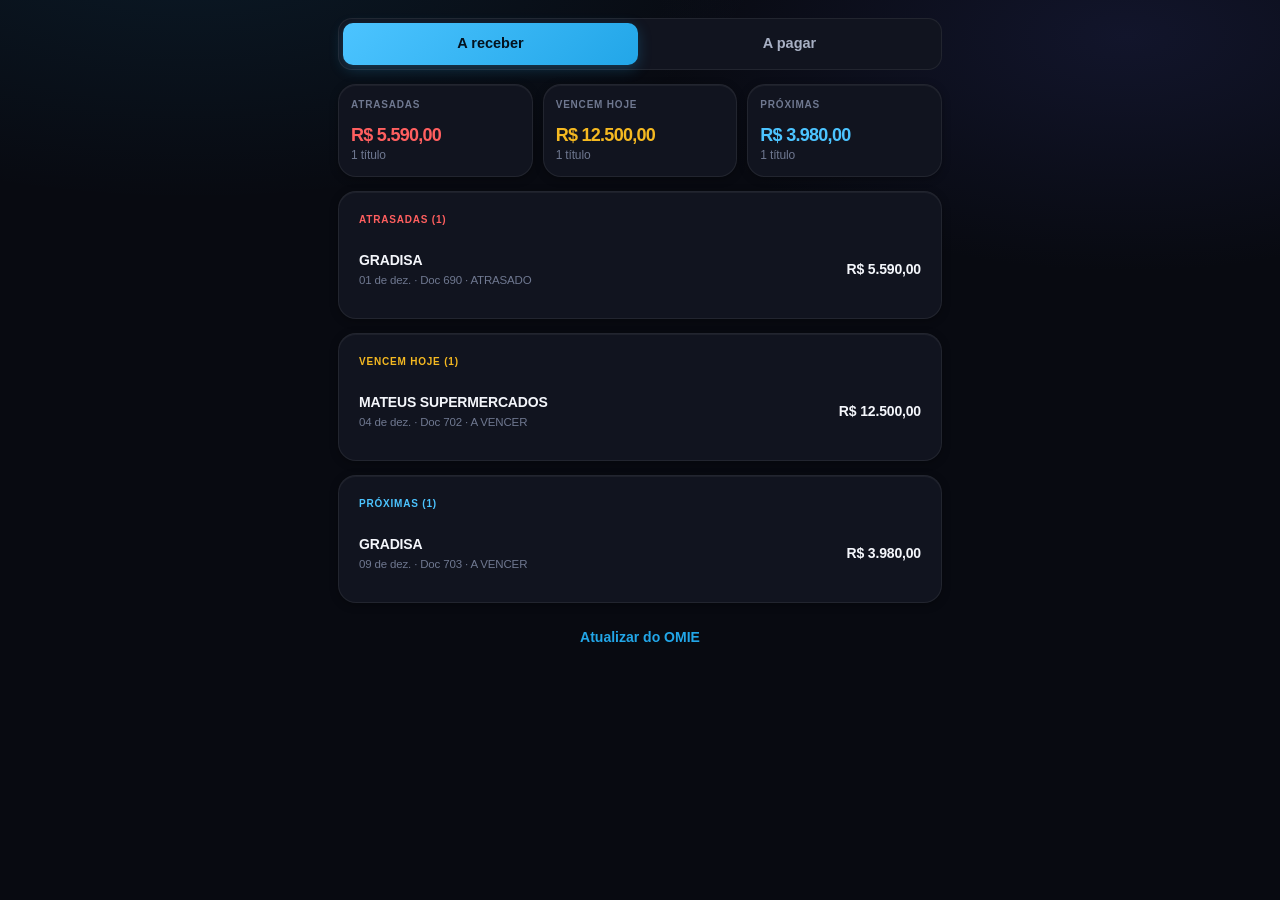
<file: teste-contabilidade.html>
<!doctype html>
<html lang="pt-BR">
<head>
  <meta charset="utf-8">
  <title>Teste da contabilidade — PROMAC</title>
  <meta name="viewport" content="width=device-width, initial-scale=1, viewport-fit=cover">
  <link rel="stylesheet" href="css/estilo.css">
</head>
<body>
<div id="alvo" class="conteudo"></div>
<script type="module">
// Exercita a tela sem OMIE e sem login: intercepta o módulo omie.js
// registrando um substituto no mapa de imports.
const v = '?t=' + Date.now()
const dia = 86400000
const hoje = Date.now()

const falso = `
  export async function listarContas(tipo) {
    if (tipo === 'receber') return [
      { id: 1, documento: '690', clienteCodigo: 10, valor: 5590, vencimento: ${hoje - 3*dia}, status: 'ATRASADO' },
      { id: 2, documento: '702', clienteCodigo: 11, valor: 12500, vencimento: ${hoje}, status: 'A VENCER' },
      { id: 3, documento: '703', clienteCodigo: 10, valor: 3980, vencimento: ${hoje + 5*dia}, status: 'A VENCER' },
      { id: 4, documento: '650', clienteCodigo: 12, valor: 9800, vencimento: ${hoje - 30*dia}, status: 'RECEBIDO' },
    ]
    return [
      { id: 5, documento: 'NF 88', clienteCodigo: 20, valor: 7297.86, vencimento: ${hoje + 2*dia}, status: 'A VENCER' },
      { id: 6, documento: 'NF 91', clienteCodigo: 21, valor: 2000, vencimento: ${hoje - dia}, status: 'ATRASADO' },
    ]
  }
  export async function mapaDeClientes() {
    return new Map([[10, 'GRADISA'], [11, 'MATEUS SUPERMERCADOS'], [12, 'BONANZA'], [20, 'MARCELO CAMINHÃO'], [21, 'OUTLET DOS PNEUS']])
  }
  export function erroDoOmie(e) { return String(e?.message || e) }
`
const blob = URL.createObjectURL(new Blob([falso], { type: 'text/javascript' }))

// Importmap não funciona com módulos já carregados; carrega a tela por
// texto, trocando o import do omie.js pelo substituto.
const codigo = await (await fetch('./js/telas/contabilidade.js' + v)).text()
const trocado = codigo.replace(/from '\.\.\/omie\.js[^']*'/, `from '${blob}'`)
  .replace(/from '\.\.\/(frete|ui)\.js[^']*'/g, (m, nome) => `from '${new URL('./js/' + nome + '.js', location.href)}${v}'`)
const tela = URL.createObjectURL(new Blob([trocado], { type: 'text/javascript' }))
const { telaContabilidade } = await import(tela)

document.querySelector('#alvo').append(telaContabilidade())
window.pronto = true
</script>
</body>
</html>
</file>
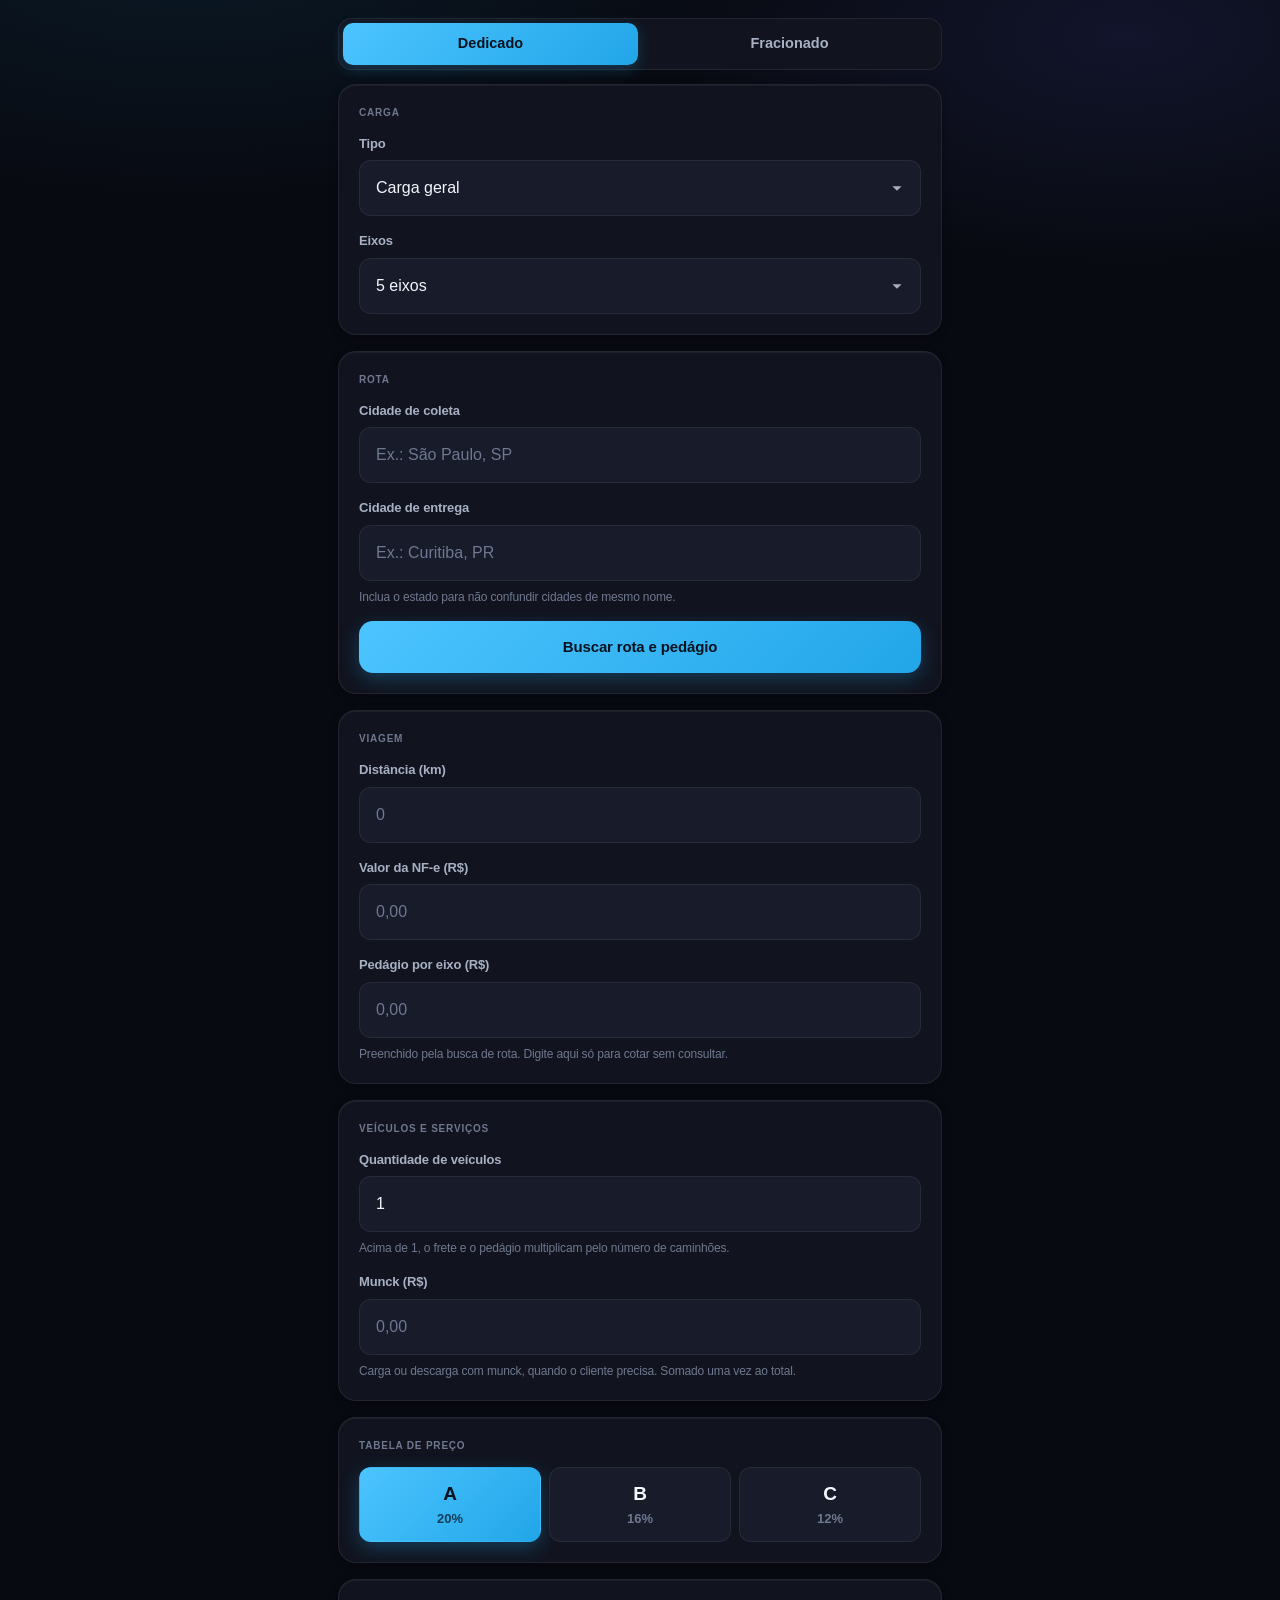
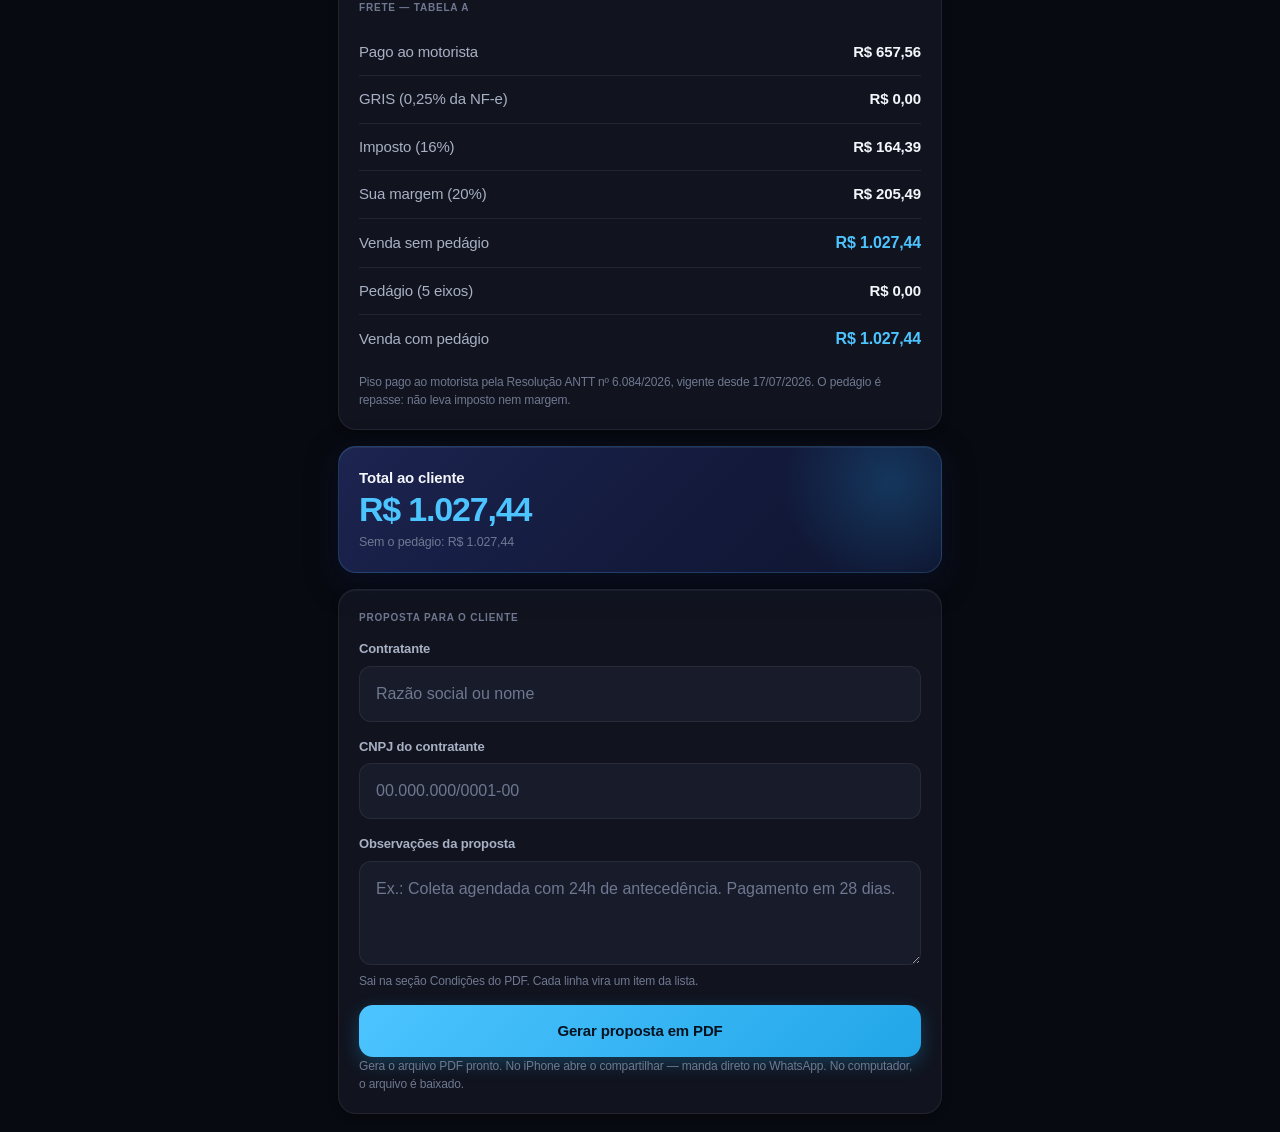
<file: teste-fracionado.html>
<!doctype html>
<html lang="pt-BR">
<head>
  <meta charset="utf-8">
  <title>Teste do fracionado — PROMAC</title>
  <meta name="viewport" content="width=device-width, initial-scale=1, viewport-fit=cover">
  <link rel="stylesheet" href="css/estilo.css">
</head>
<body>
<div class="conteudo" id="alvo"></div>
<script type="module">
const v = '?t=' + Date.now()
const { telaCotacao } = await import('./js/telas/cotacao.js' + v)

const sessao = {
  parametros: { imposto: 0.16, gris: 0.0025, tabelas: { a: 0.2, b: 0.16, c: 0.12 } },
}

document.querySelector('#alvo').append(telaCotacao(sessao))
window.pronto = true
</script>
</body>
</html>
</file>
<file: css/estilo.css>
/* PROMAC Transportes — interface.
 *
 * Escuro por escolha, não por moda: o app é usado no celular dentro de
 * cabine, em pátio à noite, em posto de madrugada. Tela branca cega
 * nessas horas.
 *
 * A profundidade vem de camadas e brilho, não de linhas: cada superfície
 * é um pouco mais clara que a de baixo, e o azul da marca só aparece no
 * que pode ser tocado. Assim o olho encontra a ação sem procurar.
 */

:root {
  /* Faz o calendário e os menus do próprio sistema virem escuros. */
  color-scheme: dark;
  /* Camadas, da mais funda para a mais alta. */
  --fundo: #080a11;
  --superficie: #11141f;
  --superficie-alta: #171b2a;
  --superficie-toque: #1e2436;

  --borda: rgba(255, 255, 255, 0.07);
  --borda-forte: rgba(255, 255, 255, 0.13);

  --texto: #f4f6fb;
  --texto-medio: #a8b0c4;
  --texto-fraco: #6f7890;

  /* Azul-claro da logo. O marinho fica para fundos, não para texto:
   * sobre escuro ele desaparece. */
  --azul: #22a6e8;
  --azul-vivo: #4cc4ff;
  --marinho: #252a5e;

  --amarelo: #f5b921;
  --verde: #34c77b;
  --vermelho: #ff5f5f;
  --roxo: #9b8cff;
  --cinza: #8b93a7;

  --brilho-azul: 0 0 0 4px rgba(34, 166, 232, 0.16);
  --sombra-suave: 0 2px 8px rgba(0, 0, 0, 0.3);
  --sombra-alta: 0 18px 40px rgba(0, 0, 0, 0.5);

  --raio: 18px;
  --raio-pequeno: 12px;
  --transicao: 180ms cubic-bezier(0.22, 0.61, 0.36, 1);
}

* { box-sizing: border-box; margin: 0; padding: 0; }

html {
  background: var(--fundo);
  -webkit-text-size-adjust: 100%;
}

body {
  font-family: -apple-system, BlinkMacSystemFont, "Segoe UI", Roboto, sans-serif;
  /* Dois halos frios no topo dão volume ao fundo sem chamar atenção. */
  background:
    radial-gradient(900px 420px at 15% -8%, rgba(34, 166, 232, 0.10), transparent 65%),
    radial-gradient(760px 380px at 88% 4%, rgba(37, 42, 94, 0.34), transparent 62%),
    var(--fundo);
  background-attachment: fixed;
  color: var(--texto);
  line-height: 1.5;
  letter-spacing: -0.01em;
  padding-bottom: env(safe-area-inset-bottom);
  -webkit-font-smoothing: antialiased;
}

body.instalado { overscroll-behavior-y: contain; }

img { max-width: 100%; display: block; }
button { font: inherit; cursor: pointer; border: none; background: none; color: inherit; }

::selection { background: rgba(34, 166, 232, 0.32); }

/* ---------- Campos ---------- */

input, select, textarea {
  font: inherit;
  color: var(--texto);
  width: 100%;
  padding: 15px 16px;
  border: 1px solid var(--borda);
  border-radius: var(--raio-pequeno);
  background: var(--superficie-alta);
  /* 16px impede o Safari de dar zoom ao focar um campo no iPhone. */
  font-size: 16px;
  transition: border-color var(--transicao), box-shadow var(--transicao), background var(--transicao);
}

input::placeholder, textarea::placeholder { color: var(--texto-fraco); }
input:disabled, select:disabled { opacity: 0.5; cursor: not-allowed; }

input:focus, select:focus, textarea:focus {
  outline: none;
  border-color: var(--azul);
  background: var(--superficie-toque);
  box-shadow: var(--brilho-azul);
}

select {
  appearance: none;
  cursor: pointer;
  background-image: url("data:image/svg+xml,%3Csvg xmlns='http://www.w3.org/2000/svg' viewBox='0 0 24 24' fill='%23a8b0c4'%3E%3Cpath d='M7 10l5 5 5-5z'/%3E%3C/svg%3E");
  background-repeat: no-repeat;
  background-position: right 12px center;
  background-size: 22px;
  padding-right: 42px;
}

/* ---------- Estruturas ---------- */

.tela { min-height: 100dvh; display: flex; flex-direction: column; }

.centralizado {
  min-height: 100dvh;
  display: grid;
  place-items: center;
  padding: 24px;
}

.cartao {
  background: var(--superficie);
  border: 1px solid var(--borda);
  border-radius: var(--raio);
  padding: 20px;
  /* A linha clara no topo simula luz vindo de cima e separa os cartões
   * sem precisar de sombra pesada. */
  box-shadow: inset 0 1px 0 rgba(255, 255, 255, 0.05), var(--sombra-suave);
}

.oculto { display: none !important; }

/* ---------- Botões ---------- */

.botao {
  display: inline-flex;
  align-items: center;
  justify-content: center;
  gap: 8px;
  width: 100%;
  padding: 15px 20px;
  border-radius: 14px;
  background: linear-gradient(135deg, var(--azul-vivo), var(--azul));
  color: #04121f;
  font-weight: 700;
  font-size: 15px;
  letter-spacing: -0.01em;
  min-height: 50px;
  box-shadow: 0 6px 18px rgba(34, 166, 232, 0.28);
  transition: transform var(--transicao), box-shadow var(--transicao), filter var(--transicao);
}

.botao:hover:not(:disabled) {
  filter: brightness(1.06);
  box-shadow: 0 8px 24px rgba(34, 166, 232, 0.38);
}

.botao:active:not(:disabled) { transform: scale(0.985); }

.botao:disabled {
  opacity: 0.38;
  cursor: not-allowed;
  box-shadow: none;
}

.botao-secundario {
  background: none;
  color: var(--azul);
  font-weight: 600;
  font-size: 14px;
  padding: 10px 12px;
  border-radius: 10px;
  width: auto;
  min-height: auto;
  box-shadow: none;
  transition: background var(--transicao), color var(--transicao);
}

.botao-secundario:hover { background: rgba(34, 166, 232, 0.1); color: var(--azul-vivo); }

.botao-contorno {
  background: var(--superficie-alta);
  color: var(--texto);
  border: 1px solid var(--borda-forte);
  box-shadow: none;
}

.botao-contorno:hover:not(:disabled) { background: var(--superficie-toque); filter: none; }

.botao-perigo {
  background: linear-gradient(135deg, #ff7676, var(--vermelho));
  color: #2a0606;
  box-shadow: 0 6px 18px rgba(255, 95, 95, 0.26);
}

.botao-pilula {
  display: inline-flex;
  align-items: center;
  gap: 7px;
  padding: 9px 15px;
  border-radius: 999px;
  border: 1px solid var(--borda);
  background: var(--superficie-alta);
  font-size: 13px;
  font-weight: 600;
  color: var(--texto-medio);
  width: auto;
  min-height: auto;
  transition: background var(--transicao), color var(--transicao), border-color var(--transicao);
}

.botao-pilula:hover {
  background: var(--superficie-toque);
  color: var(--texto);
  border-color: var(--borda-forte);
}

.botao-pilula svg { width: 15px; height: 15px; }

/* ---------- Login ---------- */

.login { width: 100%; max-width: 400px; display: grid; gap: 20px; }
.login__logo { width: 245px; margin: 0 auto 2px; }

.login__subtitulo {
  text-align: center;
  color: var(--texto-medio);
  font-size: 15px;
}

.login__campos { display: grid; gap: 12px; }

.login__rodape {
  text-align: center;
  font-size: 13px;
  color: var(--texto-fraco);
  border-top: 1px solid var(--borda);
  padding-top: 18px;
}

.lembrar {
  display: flex;
  align-items: center;
  gap: 11px;
  font-size: 14px;
  color: var(--texto-medio);
  cursor: pointer;
  user-select: none;
}

.lembrar input {
  width: 20px;
  height: 20px;
  flex-shrink: 0;
  accent-color: var(--azul);
  cursor: pointer;
}

/* ---------- Avisos ---------- */

.aviso {
  padding: 13px 15px;
  border-radius: var(--raio-pequeno);
  font-size: 14px;
  line-height: 1.45;
  border: 1px solid transparent;
}

.aviso--erro {
  background: rgba(255, 95, 95, 0.1);
  border-color: rgba(255, 95, 95, 0.26);
  color: #ff9b9b;
}

.aviso--ok {
  background: rgba(52, 199, 123, 0.1);
  border-color: rgba(52, 199, 123, 0.26);
  color: #6ee0a6;
}

.aviso--atencao {
  background: rgba(245, 185, 33, 0.1);
  border-color: rgba(245, 185, 33, 0.26);
  color: #f8cd63;
}

/* ---------- Tela inicial ---------- */

.inicio {
  min-height: 100dvh;
  padding: calc(env(safe-area-inset-top) + 18px) 18px calc(env(safe-area-inset-bottom) + 32px);
  display: grid;
  align-content: start;
  gap: 24px;
  max-width: 640px;
  margin: 0 auto;
  width: 100%;
}

.inicio__topo { display: flex; justify-content: flex-end; gap: 8px; }

.inicio__marca { display: grid; justify-items: center; gap: 12px; text-align: center; }
.inicio__logo { width: 255px; }

.inicio__chamada {
  color: var(--texto-fraco);
  font-size: 14px;
  letter-spacing: 0.01em;
}

.inicio__modulos { display: grid; gap: 12px; }

.modulo {
  position: relative;
  display: grid;
  grid-template-columns: auto 1fr auto;
  align-items: center;
  gap: 16px;
  padding: 18px;
  background: var(--superficie);
  border: 1px solid var(--borda);
  border-radius: var(--raio);
  text-align: left;
  width: 100%;
  overflow: hidden;
  box-shadow: inset 0 1px 0 rgba(255, 255, 255, 0.05);
  transition: background var(--transicao), border-color var(--transicao), transform var(--transicao);
}

.modulo:hover { border-color: var(--borda-forte); transform: translateY(-1px); }
.modulo:active { transform: scale(0.992); }

.modulo__icone {
  width: 50px;
  height: 50px;
  border-radius: 15px;
  display: grid;
  place-items: center;
  flex-shrink: 0;
  box-shadow: inset 0 0 0 1px rgba(255, 255, 255, 0.07);
}

.modulo__icone svg { width: 24px; height: 24px; }

.modulo__nome { font-size: 17px; font-weight: 700; letter-spacing: -0.02em; }

.modulo__descricao {
  font-size: 13px;
  color: var(--texto-fraco);
  margin-top: 3px;
  line-height: 1.4;
}

.modulo__seta {
  color: var(--texto-fraco);
  font-size: 22px;
  transition: transform var(--transicao), color var(--transicao);
}

.modulo:hover .modulo__seta { transform: translateX(3px); color: var(--texto-medio); }

/* ---------- Cabeçalho de módulo ---------- */

.cabecalho {
  /* Translúcido com desfoque: o conteúdo passa por baixo em vez de sumir
   * atrás de uma barra opaca. */
  background: rgba(17, 20, 31, 0.82);
  backdrop-filter: saturate(180%) blur(18px);
  -webkit-backdrop-filter: saturate(180%) blur(18px);
  border-bottom: 1px solid var(--borda);
  padding: calc(env(safe-area-inset-top) + 13px) 14px 13px;
  display: flex;
  align-items: center;
  gap: 10px;
  position: sticky;
  top: 0;
  z-index: 20;
}

.cabecalho__voltar {
  display: inline-flex;
  align-items: center;
  gap: 4px;
  color: var(--azul);
  font-weight: 600;
  font-size: 15px;
  padding: 7px 10px;
  border-radius: 10px;
  width: auto;
  min-height: auto;
  transition: background var(--transicao);
}

.cabecalho__voltar:hover { background: rgba(34, 166, 232, 0.1); }

.cabecalho__titulo {
  font-size: 17px;
  font-weight: 700;
  letter-spacing: -0.02em;
  flex: 1;
  text-align: center;
}

.cabecalho__equilibrio { width: 84px; }

/* ---------- Conteúdo ---------- */

.conteudo {
  flex: 1;
  padding: 18px;
  display: grid;
  gap: 16px;
  align-content: start;
  max-width: 640px;
  margin: 0 auto;
  width: 100%;
}

.secao__titulo {
  font-size: 10px;
  font-weight: 700;
  letter-spacing: 0.08em;
  text-transform: uppercase;
  color: var(--texto-fraco);
  margin-bottom: 14px;
}

.campo { display: grid; gap: 7px; margin-bottom: 15px; }
.campo:last-child { margin-bottom: 0; }

.campo label {
  font-size: 13px;
  font-weight: 600;
  color: var(--texto-medio);
}

.campo__ajuda { font-size: 12px; color: var(--texto-fraco); line-height: 1.5; }

.linha {
  display: flex;
  justify-content: space-between;
  align-items: baseline;
  gap: 12px;
  padding: 12px 0;
  border-bottom: 1px solid var(--borda);
  font-size: 15px;
}

.linha:last-of-type { border-bottom: none; }
.linha__rotulo { color: var(--texto-medio); }

/* Nas linhas editáveis o rótulo é quem cede espaço, não quem quebra. */
.linha--edita .linha__rotulo { flex: 1 1 auto; min-width: 0; }

.linha__valor {
  font-variant-numeric: tabular-nums;
  font-weight: 600;
  letter-spacing: -0.01em;
}

.linha--destaque .linha__valor {
  font-weight: 800;
  color: var(--azul-vivo);
  font-size: 16px;
}

.total {
  position: relative;
  display: grid;
  gap: 2px;
  padding: 20px;
  border-radius: var(--raio);
  background: linear-gradient(135deg, #1c2450 0%, #131a3c 55%, #0f1530 100%);
  border: 1px solid rgba(76, 196, 255, 0.2);
  box-shadow: inset 0 1px 0 rgba(255, 255, 255, 0.07), 0 10px 30px rgba(10, 20, 50, 0.5);
  overflow: hidden;
}

.total::before {
  content: '';
  position: absolute;
  top: -60%;
  right: -10%;
  width: 220px;
  height: 220px;
  background: radial-gradient(circle, rgba(34, 166, 232, 0.22), transparent 70%);
  pointer-events: none;
}

.total__rotulo { font-weight: 600; font-size: 15px; }

.total__valor {
  font-size: 34px;
  line-height: 1.05;
  font-weight: 800;
  letter-spacing: -0.035em;
  font-variant-numeric: tabular-nums;
  color: var(--azul-vivo);
  position: relative;
}

.total__secundario {
  font-size: 12.5px;
  color: var(--texto-fraco);
  margin-top: 4px;
  font-variant-numeric: tabular-nums;
}

.carregando {
  display: inline-block;
  width: 18px;
  height: 18px;
  border: 2px solid rgba(255, 255, 255, 0.22);
  border-top-color: currentColor;
  border-radius: 50%;
  animation: girar 0.7s linear infinite;
}

@keyframes girar { to { transform: rotate(360deg); } }

/* ---------- Painel deslizante ---------- */

.painel-fundo {
  position: fixed;
  inset: 0;
  background: rgba(4, 6, 12, 0.7);
  backdrop-filter: blur(4px);
  -webkit-backdrop-filter: blur(4px);
  z-index: 50;
  display: grid;
  align-items: end;
  animation: aparecer 200ms ease-out;
}

.painel {
  background: var(--superficie);
  border: 1px solid var(--borda);
  border-bottom: none;
  border-radius: 26px 26px 0 0;
  max-height: 92dvh;
  overflow-y: auto;
  padding: 22px 18px calc(env(safe-area-inset-bottom) + 22px);
  display: grid;
  gap: 14px;
  max-width: 640px;
  width: 100%;
  margin: 0 auto;
  box-shadow: var(--sombra-alta);
  animation: subir 260ms cubic-bezier(0.22, 0.61, 0.36, 1);
}

/* Uma alça no topo, como nas folhas do iOS: sinaliza que dá para arrastar
 * o painel para baixo. */
.painel::before {
  content: '';
  display: block;
  width: 38px;
  height: 4px;
  border-radius: 999px;
  background: var(--borda-forte);
  margin: -6px auto 6px;
}

.painel__topo { display: flex; justify-content: space-between; align-items: center; }
.painel__titulo { font-size: 18px; font-weight: 700; letter-spacing: -0.02em; }

@keyframes aparecer { from { opacity: 0 } to { opacity: 1 } }
@keyframes subir { from { transform: translateY(24px) } to { transform: translateY(0) } }

/* ---------- Sugestões de cidade ---------- */

.campo-cidade { position: relative; }

.sugestoes {
  position: absolute;
  top: calc(100% + 6px);
  left: 0;
  right: 0;
  z-index: 30;
  background: var(--superficie-alta);
  border: 1px solid var(--borda-forte);
  border-radius: var(--raio-pequeno);
  overflow: hidden;
  max-height: 264px;
  overflow-y: auto;
  box-shadow: var(--sombra-alta);
  animation: aparecer 130ms ease-out;
}

.sugestao {
  display: flex;
  justify-content: space-between;
  align-items: center;
  gap: 10px;
  width: 100%;
  padding: 13px 15px;
  text-align: left;
  border-bottom: 1px solid var(--borda);
  font-size: 15px;
  transition: background var(--transicao);
}

.sugestao:last-child { border-bottom: none; }
.sugestao:hover, .sugestao--ativa { background: rgba(34, 166, 232, 0.14); }
.sugestao__nome { color: var(--texto); }

.sugestao__uf {
  font-size: 11px;
  font-weight: 700;
  letter-spacing: 0.04em;
  color: var(--azul-vivo);
  background: rgba(34, 166, 232, 0.14);
  padding: 4px 9px;
  border-radius: 7px;
  flex-shrink: 0;
}

/* ---------- Quadro de contratações ---------- */

/* O quadro é claro por dentro, ao contrário do resto do app: o operador
 * lê dezenas de fichas de relance, e texto escuro sobre branco cansa
 * menos nessa leitura em série. */
.conteudo--largo { max-width: none; padding: 0; gap: 0; }

.quadro {
  background:
    radial-gradient(700px 300px at 12% 0%, rgba(34, 166, 232, 0.12), transparent 60%),
    linear-gradient(160deg, #202a5c 0%, #1a2048 60%, #151a3a 100%);
  padding: 16px;
  overflow-x: auto;
  display: flex;
  gap: 14px;
  align-items: flex-start;
  min-height: calc(100dvh - 132px);
  -webkit-overflow-scrolling: touch;
  scrollbar-width: thin;
}

.coluna {
  min-width: 296px;
  max-width: 296px;
  background: #f6f8fc;
  border-radius: var(--raio);
  padding: 0 0 12px;
  display: grid;
  gap: 11px;
  align-content: start;
  max-height: calc(100dvh - 168px);
  overflow-y: auto;
  box-shadow: 0 8px 26px rgba(4, 8, 24, 0.34);
  transition: background var(--transicao), box-shadow var(--transicao);
}

/* A faixa colorida no topo é o que dá o "de relance" de qual etapa é
 * qual, antes mesmo de ler o nome. */
.coluna__topo {
  position: sticky;
  top: 0;
  background: #f6f8fc;
  border-top: 4px solid var(--cor-etapa);
  border-radius: var(--raio) var(--raio) 0 0;
  padding: 14px 14px 11px;
  display: flex;
  align-items: center;
  gap: 9px;
  z-index: 2;
}

.coluna__nome {
  font-size: 12px;
  font-weight: 800;
  color: var(--cor-etapa);
  flex: 1;
  text-transform: uppercase;
  letter-spacing: 0.04em;
  line-height: 1.3;
}

.coluna__contador {
  background: var(--cor-etapa);
  color: #fff;
  font-size: 11px;
  font-weight: 800;
  border-radius: 999px;
  padding: 3px 10px;
  flex-shrink: 0;
  font-variant-numeric: tabular-nums;
}

.coluna__vazia {
  text-align: center;
  padding: 28px 0;
  color: #9aa4b8;
  font-size: 13px;
  margin: 0 12px;
  border: 1.5px dashed #d8dfea;
  border-radius: var(--raio-pequeno);
}

.ficha {
  background: #fff;
  border: 1px solid #e5eaf3;
  border-radius: var(--raio-pequeno);
  padding: 13px;
  margin: 0 12px;
  display: grid;
  gap: 9px;
  cursor: grab;
  color: #1a2030;
  box-shadow: 0 1px 2px rgba(20, 25, 45, 0.05);
  transition: box-shadow var(--transicao), transform var(--transicao), border-color var(--transicao);
  touch-action: manipulation;
}

.ficha:hover {
  box-shadow: 0 6px 18px rgba(20, 25, 45, 0.16);
  border-color: #d3dcea;
  transform: translateY(-1px);
}

.ficha__topo { display: flex; justify-content: space-between; gap: 8px; align-items: flex-start; }

.ficha__cliente {
  font-size: 14.5px;
  font-weight: 700;
  color: #131a38;
  line-height: 1.3;
  letter-spacing: -0.01em;
}

.ficha__etiqueta {
  font-size: 9px;
  font-weight: 800;
  color: #fff;
  border-radius: 999px;
  padding: 3px 8px;
  flex-shrink: 0;
  letter-spacing: 0.05em;
}

.ficha__rota { font-size: 12.5px; color: #5b6479; display: grid; gap: 2px; }
.ficha__motorista { font-size: 12.5px; color: #1671ab; display: grid; gap: 2px; }
.ficha__carimbo { font-size: 11.5px; color: #7b859a; }

.ficha__rodape {
  display: flex;
  justify-content: space-between;
  align-items: center;
  gap: 8px;
  border-top: 1px solid #eff2f7;
  padding-top: 9px;
  font-size: 12px;
  color: #5b6479;
}

.ficha__valor {
  font-weight: 800;
  color: #131a38;
  font-size: 13.5px;
  font-variant-numeric: tabular-nums;
}

.ficha__atrasado { color: #d13333; font-weight: 700; }

.ficha__acoes { display: flex; gap: 7px; }

.ficha__mover {
  flex: 1;
  border-radius: 9px;
  padding: 8px 6px;
  font-size: 11px;
  font-weight: 700;
  min-height: 34px;
  line-height: 1.2;
  transition: filter var(--transicao);
}

.ficha__mover:hover { filter: brightness(0.94); }
.ficha__mover--voltar { background: #edf1f7; color: #5b6479; }
.ficha__mover--avancar { background: var(--cor-etapa); color: #fff; }

/* Numa tela grande, as cinco colunas cabem lado a lado sem rolagem. */
@media (min-width: 1120px) {
  .coluna { min-width: 0; max-width: none; flex: 1; }
  .quadro { overflow-x: visible; }
}

/* ---------- Arrastar fichas ---------- */

body.arrastando {
  user-select: none;
  -webkit-user-select: none;
  overflow: hidden;
  cursor: grabbing;
}

body.arrastando .ficha { cursor: grabbing; }

/* A cópia que acompanha o dedo. pointer-events desligado para o
 * elementFromPoint enxergar a coluna que está embaixo dela. */
.ficha--voando {
  position: fixed;
  top: 0;
  left: 0;
  z-index: 200;
  pointer-events: none;
  margin: 0;
  box-shadow: 0 22px 48px rgba(0, 0, 0, 0.5);
  opacity: 0.97;
  will-change: transform;
  transition: none;
}

/* O lugar de onde a ficha saiu, para a coluna não encolher no meio do
 * gesto e a pessoa perder a referência. */
.ficha--fantasma {
  opacity: 0.3;
  filter: grayscale(0.6);
  transform: none !important;
}

.coluna--alvo {
  background: #e8f1fb;
  box-shadow: inset 0 0 0 2px var(--cor-etapa), 0 8px 26px rgba(4, 8, 24, 0.34);
}

.coluna--alvo .coluna__topo { background: #e8f1fb; }

/* Seletor de tabela de preço (A/B/C).
   Três pastilhas do mesmo tamanho, letra grande e margem embaixo — o
   vendedor escolhe pela letra e confere o percentual sem ler duas vezes. */
.tabelas-preco {
  display: grid;
  grid-template-columns: repeat(3, 1fr);
  gap: 8px;
}

.tabela-preco {
  display: grid;
  gap: 1px;
  padding: 12px 6px;
  border-radius: var(--raio-pequeno);
  border: 1px solid var(--borda);
  background: var(--superficie-alta);
  color: var(--texto);
  cursor: pointer;
  transition: transform var(--transicao), border-color var(--transicao),
              background var(--transicao), box-shadow var(--transicao);
}

.tabela-preco:active { transform: scale(0.97); }

.tabela-preco__letra {
  font-size: 19px;
  font-weight: 800;
  letter-spacing: -0.02em;
}

.tabela-preco__margem {
  font-size: 13px;
  font-weight: 600;
  color: var(--texto-fraco);
  font-variant-numeric: tabular-nums;
}

.tabela-preco--ativa {
  background: linear-gradient(135deg, var(--azul-vivo), var(--azul));
  border-color: transparent;
  color: #04121e;
  box-shadow: 0 6px 18px rgba(34, 166, 232, 0.28);
}

.tabela-preco--ativa .tabela-preco__margem { color: rgba(4, 18, 30, 0.72); }

/* Barra de ações do quadro.
   No celular empilha; a partir do tablet a busca ocupa o espaço livre e o
   botão fica do lado, devolvendo altura para as colunas. */
.quadro__barra {
  display: grid;
  gap: 10px;
}

.quadro__novo { white-space: nowrap; }

@media (min-width: 700px) {
  .quadro__barra {
    grid-template-columns: 1fr auto;
    align-items: center;
  }

  .quadro__novo { padding-inline: 22px; }
}

/* Módulos lado a lado na tela do computador.
   Numa coluna só, a lista descia até fora da tela e sobrava metade da
   largura vazia — o app parecia um site de celular esticado. */
@media (min-width: 760px) {
  /* Duas colunas precisam de mais que os 640px do celular esticado. */
  .inicio { max-width: 940px; gap: 28px; }

  .inicio__modulos {
    grid-template-columns: 1fr 1fr;
    gap: 14px;
  }

  /* A conta fica sozinha na última linha, separada do trabalho do dia. */
  .inicio__modulos .modulo:last-child:nth-child(odd) { grid-column: 1 / -1; }
}

/* Apagar direto do cartão.
   Discreto até chegar perto: no quadro cheio, um "x" vermelho em cada
   ficha viraria um campo minado. Pergunta antes de apagar. */
.ficha__apagar {
  flex: 0 0 auto;
  width: 26px;
  height: 26px;
  margin: -3px -3px 0 0;
  display: grid;
  place-items: center;
  border: 0;
  border-radius: 8px;
  background: transparent;
  color: #b3bbcc;
  font-size: 19px;
  line-height: 1;
  cursor: pointer;
  transition: background var(--transicao), color var(--transicao);
}

.ficha__apagar:hover,
.ficha__apagar:focus-visible {
  background: rgba(217, 54, 54, 0.12);
  color: #d93636;
}

/* No dedo não existe passar o mouse por cima, então ele já fica visível
   o bastante para ser encontrado. */
@media (hover: none) {
  .ficha__apagar { color: #97a1b5; }
}

/* ---------- Ficha da carga ---------- */

.ficha-fase {
  display: flex;
  justify-content: space-between;
  align-items: center;
  flex-wrap: wrap;
  gap: 12px;
  padding: 14px 16px;
  border-radius: var(--raio);
  background: var(--superficie-alta);
  /* A faixa de cor repete a da coluna: a fase se reconhece de relance,
     sem precisar ler. */
  border-left: 4px solid var(--cor-etapa);
  border-top: 1px solid var(--borda);
  border-right: 1px solid var(--borda);
  border-bottom: 1px solid var(--borda);
}

.ficha-fase__nome {
  font-size: 17px;
  font-weight: 700;
  letter-spacing: -0.02em;
  margin-top: 2px;
}

.ficha-fase__acoes { display: flex; gap: 8px; flex-wrap: wrap; }

.ficha-texto {
  font-size: 14px;
  line-height: 1.5;
  color: var(--texto-medio);
  /* Respeita as quebras de linha que a pessoa digitou. */
  white-space: pre-wrap;
  overflow-wrap: anywhere;
  margin: 0;
}

.ficha-contato {
  color: var(--azul-vivo);
  font-weight: 600;
  text-decoration: none;
  font-variant-numeric: tabular-nums;
}

.ficha-contato:hover { text-decoration: underline; }

/* ---------- Diário de acompanhamento ---------- */

.diario {
  display: grid;
  gap: 10px;
  margin-top: 14px;
  padding-top: 14px;
  border-top: 1px solid var(--borda);
}

.diario__item {
  display: grid;
  gap: 4px;
  padding: 10px 12px;
  border-radius: var(--raio-pequeno);
  background: var(--superficie-alta);
  border-left: 3px solid var(--cor-etapa);
}

.diario__topo {
  display: flex;
  justify-content: space-between;
  align-items: baseline;
  gap: 10px;
}

.diario__fase {
  font-size: 11px;
  font-weight: 700;
  letter-spacing: 0.06em;
  text-transform: uppercase;
  color: var(--cor-etapa);
  /* A cor da etapa "Em Rota" é escura demais para ler no fundo escuro. */
  filter: brightness(1.6);
}

.diario__quando {
  font-size: 11.5px;
  color: var(--texto-fraco);
  white-space: nowrap;
  font-variant-numeric: tabular-nums;
}

.diario__autor { font-size: 11.5px; color: var(--texto-fraco); }

/* ---------- Última anotação, no cartão do quadro ---------- */

.ficha__nota {
  display: grid;
  gap: 2px;
  margin-top: 8px;
  padding: 7px 9px;
  border-radius: 9px;
  background: #eef2f8;
  border-left: 3px solid #b9c4d6;
}

.ficha__nota-texto {
  font-size: 12px;
  line-height: 1.4;
  color: #3d485f;
  /* Duas linhas bastam para dar o recado; o resto está dentro da ficha. */
  display: -webkit-box;
  -webkit-line-clamp: 2;
  -webkit-box-orient: vertical;
  overflow: hidden;
}

.ficha__nota-quando { font-size: 10.5px; color: #7b8699; }

/* Contadores do topo do quadro. */
.contador { padding: 14px; }

.contador__numero {
  font-size: 32px;
  font-weight: 800;
  line-height: 1.05;
  letter-spacing: -0.04em;
  font-variant-numeric: tabular-nums;
  margin: 2px 0 1px;
}

/* ---------- Campos editáveis dentro da ficha ---------- */

.linha--edita { padding: 8px 0; gap: 10px; }

.linha__entrada {
  /* Parece texto até receber o toque: a ficha continua se lendo como
     ficha, mas tudo que muda no dia a dia se corrige ali mesmo. */
  width: auto;
  min-width: 0;
  flex: 1 1 auto;
  max-width: 62%;
  text-align: right;
  padding: 7px 10px;
  background: transparent;
  border: 1px solid transparent;
  border-radius: 9px;
  font-size: 15px;
  font-weight: 600;
  color: var(--texto);
}

.linha__entrada:hover { background: var(--superficie-toque); }

.linha__entrada:focus {
  background: var(--superficie-alta);
  border-color: var(--azul);
  box-shadow: var(--brilho-azul);
  outline: none;
}

.linha__entrada::placeholder { font-weight: 500; color: var(--texto-fraco); }

.linha__entrada--dinheiro,
.linha__entrada--data { font-variant-numeric: tabular-nums; }

/* Campos de tamanho previsível ficam estreitos, para o rótulo caber
   inteiro na mesma linha no celular. */
.linha__entrada--dinheiro { max-width: 145px; }

.linha__entrada--data {
  /* O ícone do calendário some quando encostado na borda direita. */
  padding-right: 6px;
  /* Medido no iPhone mais estreito: acima disto o rótulo "Previsão de
     entrega" quebra em duas linhas. */
  max-width: 146px;
}

/* O botão do calendário do WebKit nasce escuro demais no fundo escuro. */
.linha__entrada--data::-webkit-calendar-picker-indicator {
  filter: invert(0.7);
  cursor: pointer;
}

.ficha-whats {
  margin-top: 10px;
  text-align: center;
  text-decoration: none;
  display: block;
}

/* ---------- Anexos da entrega ---------- */

.anexos {
  display: grid;
  gap: 8px;
  margin-top: 14px;
  padding-top: 14px;
  border-top: 1px solid var(--borda);
}

.anexo {
  display: flex;
  align-items: center;
  gap: 8px;
  padding: 8px;
  border-radius: var(--raio-pequeno);
  background: var(--superficie-alta);
  border: 1px solid var(--borda);
}

.anexo__abrir {
  display: flex;
  align-items: center;
  gap: 10px;
  flex: 1 1 auto;
  min-width: 0;
  text-decoration: none;
  color: inherit;
}

.anexo__miniatura {
  width: 52px;
  height: 52px;
  flex: 0 0 auto;
  border-radius: 9px;
  object-fit: cover;
  background: var(--superficie-toque);
}

.anexo__miniatura--arquivo {
  display: grid;
  place-items: center;
  font-size: 11px;
  font-weight: 800;
  letter-spacing: 0.05em;
  color: var(--texto-fraco);
}

.anexo__dados { min-width: 0; }

.anexo__nome {
  font-size: 13.5px;
  font-weight: 600;
  /* Nome de arquivo de celular é comprido e não pode empurrar a linha. */
  overflow: hidden;
  text-overflow: ellipsis;
  white-space: nowrap;
}

.anexo__detalhe {
  font-size: 11.5px;
  color: var(--texto-fraco);
  margin-top: 2px;
  overflow: hidden;
  text-overflow: ellipsis;
  white-space: nowrap;
}

/* No escuro o "x" do cartão claro ficaria invisível. */
.anexo .ficha__apagar { color: var(--texto-fraco); }
.anexo .ficha__apagar:hover { color: #ff6b6b; background: rgba(217, 54, 54, 0.14); }

/* ---------- Abas Dedicado / Fracionado ---------- */

.abas {
  display: grid;
  grid-template-columns: 1fr 1fr;
  gap: 4px;
  padding: 4px;
  border-radius: 14px;
  background: var(--superficie);
  border: 1px solid var(--borda);
}

.aba {
  padding: 10px;
  border: 0;
  border-radius: 10px;
  background: transparent;
  color: var(--texto-medio);
  font-size: 14.5px;
  font-weight: 600;
  cursor: pointer;
  transition: background var(--transicao), color var(--transicao);
}

.aba--ativa {
  background: linear-gradient(135deg, var(--azul-vivo), var(--azul));
  color: #04121e;
  box-shadow: 0 4px 14px rgba(34, 166, 232, 0.25);
}

/* ---------- Volumes do fracionado ---------- */

.volume {
  display: grid;
  gap: 10px;
  padding: 12px;
  border-radius: var(--raio-pequeno);
  background: var(--superficie-alta);
  border: 1px solid var(--borda);
}

.volume__topo {
  display: flex;
  align-items: center;
  gap: 8px;
}

.volume__titulo { font-size: 13px; font-weight: 700; }

.volume__subtotal {
  flex: 1 1 auto;
  text-align: right;
  font-size: 12px;
  color: var(--texto-fraco);
  font-variant-numeric: tabular-nums;
}

/* Três medidas lado a lado; quantidade e peso dividem a linha de baixo.
   Rótulo em cima de cada campo, porque cinco rótulos ao lado não cabem
   nem no computador. */
.volume__medidas {
  display: grid;
  grid-template-columns: 1fr 1fr 1fr;
  gap: 8px;
}

.volume__linha2 {
  display: grid;
  grid-template-columns: 1fr 1.4fr;
  gap: 8px;
}

.volume__campo { display: grid; gap: 4px; min-width: 0; }

.volume__rotulo {
  font-size: 11px;
  font-weight: 600;
  letter-spacing: 0.04em;
  text-transform: uppercase;
  color: var(--texto-fraco);
  white-space: nowrap;
  overflow: hidden;
  text-overflow: ellipsis;
}

.volume__campo input {
  padding: 10px 10px;
  font-size: 15px;
  text-align: center;
  font-variant-numeric: tabular-nums;
}

/* Faixas de margem no painel de Ajustes. */
.faixa { display: grid; gap: 6px; margin-top: 10px; }
.faixa__campos { display: grid; grid-template-columns: 1fr 1fr; gap: 8px; }

/* ---------- Proposta comercial em PDF ---------- */

/* Fora da impressão a folha não existe na tela. */
#area-proposta { display: none; }

@media print {
  /* Só a proposta vai para o papel. */
  body.imprimindo > *:not(#area-proposta) { display: none !important; }

  body.imprimindo {
    background: #fff;
    color: #14181f;
  }

  #area-proposta { display: block; }

  @page { size: A4; margin: 14mm 12mm; }
}

.proposta {
  background: #fff;
  color: #14181f;
  font-size: 12px;
  line-height: 1.5;
  max-width: 190mm;
  margin: 0 auto;
}

.proposta__topo {
  display: flex;
  align-items: flex-start;
  justify-content: space-between;
  gap: 20px;
  padding-bottom: 14px;
  border-bottom: 2px solid #22a6e8;
}

.proposta__logo { width: 190px; height: auto; }

.proposta__identificacao { text-align: right; }

.proposta__rotulo {
  font-size: 10px;
  font-weight: 700;
  letter-spacing: 0.12em;
  text-transform: uppercase;
  color: #6a7385;
}

.proposta__numero { font-size: 16px; font-weight: 800; letter-spacing: -0.01em; }
.proposta__data { font-size: 11px; color: #6a7385; }

.proposta__cliente {
  display: grid;
  gap: 4px;
  margin: 16px 0;
  padding: 12px 14px;
  background: #f4f7fb;
  border-radius: 8px;
}

.proposta__campo { display: flex; gap: 10px; }

.proposta__chave {
  min-width: 90px;
  font-size: 10px;
  font-weight: 700;
  letter-spacing: 0.08em;
  text-transform: uppercase;
  color: #6a7385;
  padding-top: 2px;
}

.proposta__valor { font-weight: 700; font-size: 13px; }

.proposta__secao { margin-top: 16px; }

.proposta__secaoTitulo {
  font-size: 10px;
  font-weight: 700;
  letter-spacing: 0.12em;
  text-transform: uppercase;
  color: #22a6e8;
  padding-bottom: 5px;
  margin-bottom: 6px;
  border-bottom: 1px solid #dbe3ee;
}

.proposta__linha {
  display: flex;
  justify-content: space-between;
  gap: 16px;
  padding: 4px 0;
}

.proposta__linha--destaque { font-weight: 700; }

.proposta__numeroValor { font-variant-numeric: tabular-nums; white-space: nowrap; }

.proposta__total {
  display: flex;
  justify-content: space-between;
  align-items: center;
  gap: 16px;
  margin-top: 18px;
  padding: 14px 16px;
  border-radius: 10px;
  background: #0f1730;
  color: #fff;
  /* Sem isto o navegador imprime o fundo escuro em branco. */
  -webkit-print-color-adjust: exact;
  print-color-adjust: exact;
}

.proposta__total strong { font-size: 21px; letter-spacing: -0.02em; }

.proposta__condicoes { margin-top: 18px; }
.proposta__condicoes ul { margin: 0; padding-left: 18px; }
.proposta__condicoes li { margin-bottom: 3px; }

.proposta__rodape {
  margin-top: 22px;
  padding-top: 10px;
  border-top: 1px solid #dbe3ee;
  font-size: 10.5px;
  color: #6a7385;
  text-align: center;
}

.proposta__rodape div:first-child { font-weight: 700; color: #14181f; }

/* ---------- Contabilidade ---------- */

.lancamentos {
  display: grid;
  margin-top: 6px;
}

.lancamento {
  display: flex;
  align-items: center;
  justify-content: space-between;
  gap: 12px;
  padding: 9px 0;
  border-bottom: 1px solid var(--borda);
}

.lancamento:last-child { border-bottom: none; }

.lancamento__meio { min-width: 0; }

.lancamento__nome { font-size: 14px; font-weight: 600; }

.lancamento__detalhe {
  font-size: 11.5px;
  color: var(--texto-fraco);
  margin-top: 1px;
  overflow: hidden;
  text-overflow: ellipsis;
  white-space: nowrap;
  max-width: 46vw;
}

.lancamento__lado { text-align: right; flex: 0 0 auto; }

.lancamento__valor {
  font-weight: 700;
  font-variant-numeric: tabular-nums;
  font-size: 14px;
}

.etiqueta-status {
  margin-top: 3px;
  padding: 2px 9px;
  border-radius: 999px;
  border: 1px solid var(--borda-forte);
  background: transparent;
  color: var(--texto-medio);
  font-size: 11px;
  font-weight: 700;
  cursor: pointer;
}

.etiqueta-status--ok {
  background: rgba(43, 182, 115, 0.15);
  border-color: rgba(43, 182, 115, 0.4);
  color: var(--verde);
}
</file>
